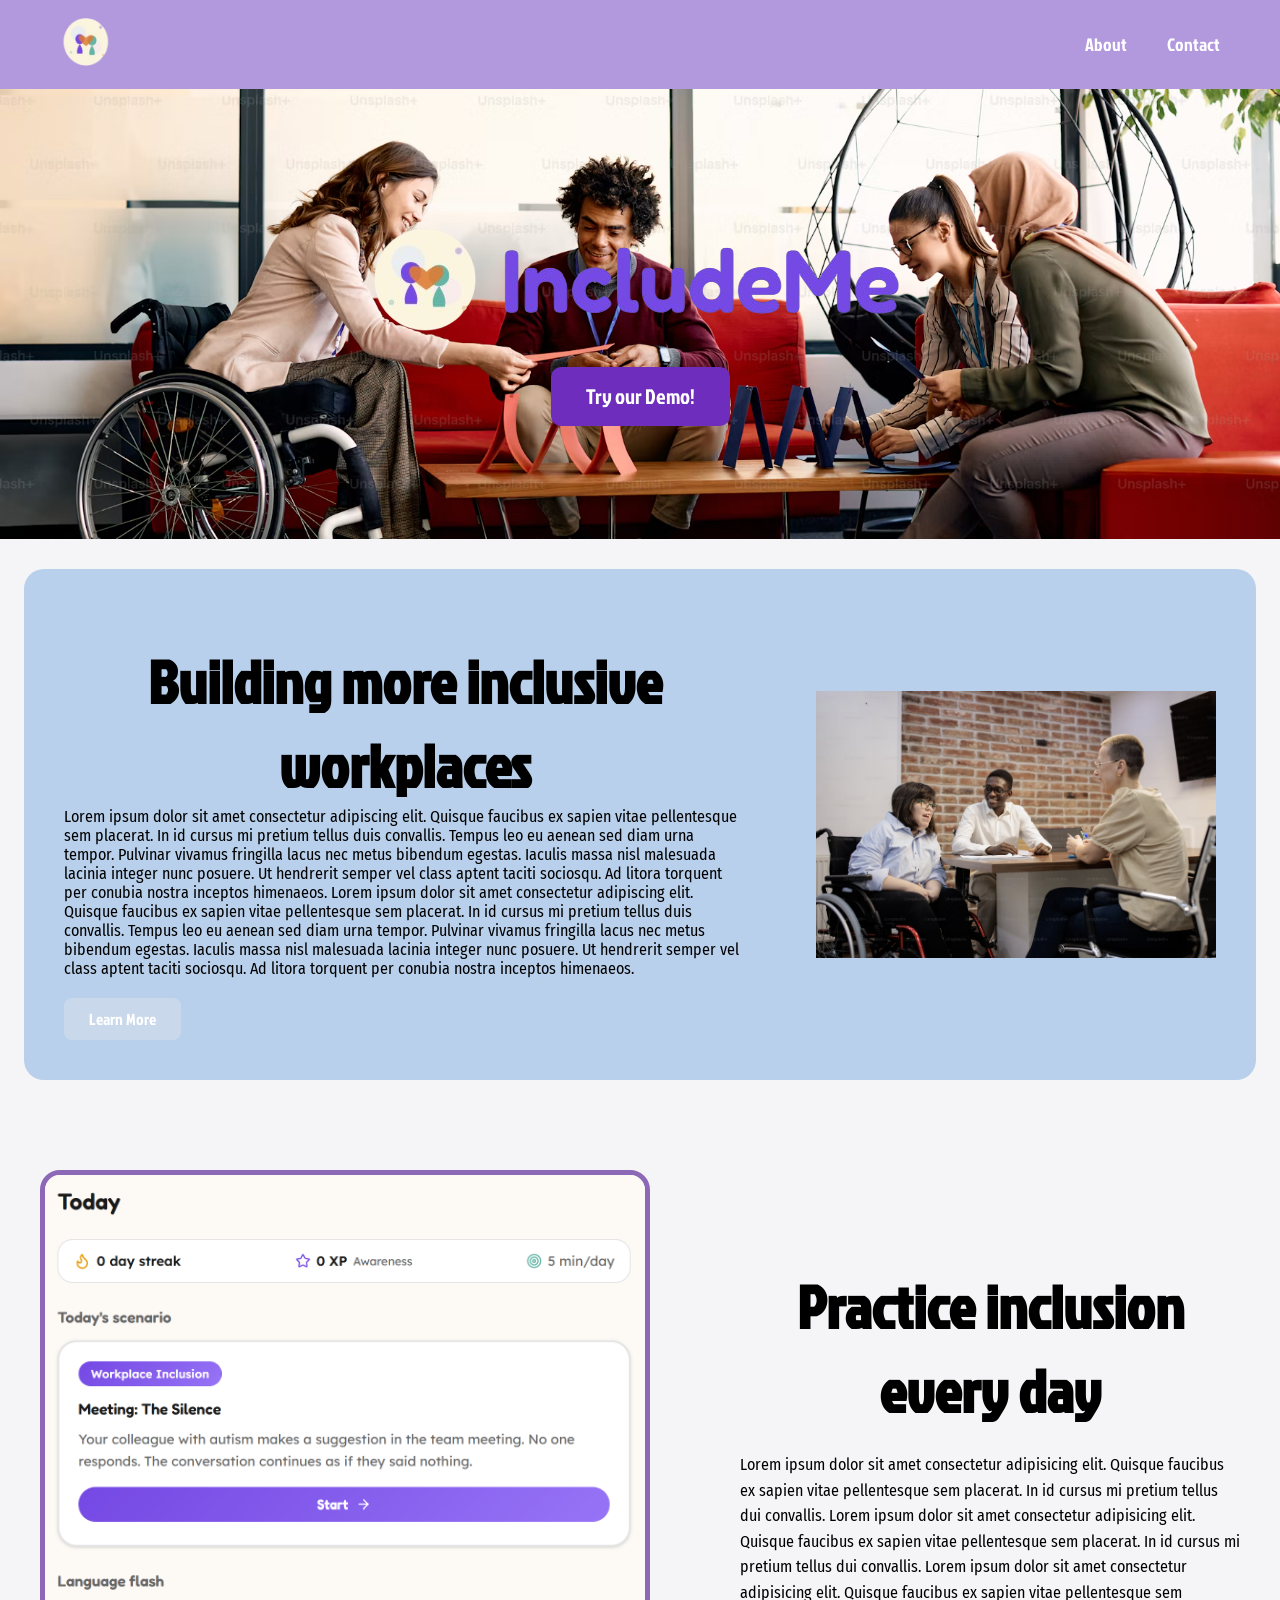
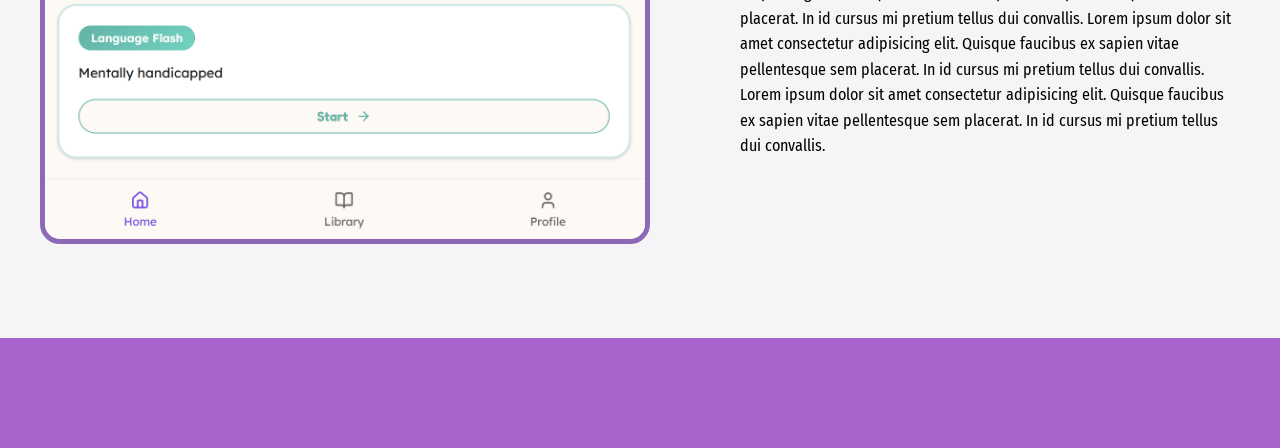
<file: BO-includeMe/index.html>
<!DOCTYPE html>
<html lang="en">

<head>
    <meta charset="UTF-8">
    <meta name="viewport" content="width=device-width, initial-scale=1.0">
    <title>includeMe</title>
    <link rel="stylesheet" href="style.css">
    <link rel="preconnect" href="https://fonts.googleapis.com">
    <link rel="preconnect" href="https://fonts.gstatic.com" crossorigin>
    <link
        href="https://fonts.googleapis.com/css2?family=DM+Serif+Text:ital@0;1&family=Fira+Sans+Condensed:ital,wght@0,100;0,200;0,300;0,400;0,500;0,600;0,700;0,800;0,900;1,100;1,200;1,300;1,400;1,500;1,600;1,700;1,800;1,900&family=Jockey+One&family=Michroma&display=swap"
        rel="stylesheet">
</head>

<body>
    <nav class="topnav">
        <a href="index.html">
            <img src="images/icon-includeMe.png" width="50px" height="50px" alt="">
        </a>
        <ul class="nav-links">
            <li><a href="#">About</a></li>
            <li><a href="#">Contact</a></li>
        </ul>
    </nav>

    <header>
        <img src="images/Logo-includeMe.png" alt="">
        <button onclick="window.location.href='qr-code-pagina/qr-code.html'">Try our Demo!</button>
    </header>
    <section class="offer-box">
        <div class="offer-content">
            <h2>Building more inclusive workplaces</h2>
            <p>
                Lorem ipsum dolor sit amet consectetur adipiscing elit. Quisque faucibus ex sapien vitae pellentesque
                sem placerat. In id cursus mi pretium tellus duis convallis. Tempus leo eu aenean sed diam urna tempor.
                Pulvinar vivamus fringilla lacus nec metus bibendum egestas. Iaculis massa nisl malesuada lacinia
                integer nunc
                posuere. Ut hendrerit semper vel class aptent taciti sociosqu. Ad litora torquent per conubia nostra
                inceptos
                himenaeos. Lorem ipsum dolor sit amet consectetur adipiscing elit. Quisque faucibus ex sapien vitae
                pellentesque
                sem placerat. In id cursus mi pretium tellus duis convallis. Tempus leo eu aenean sed diam urna tempor.
                Pulvinar vivamus fringilla lacus nec metus bibendum egestas. Iaculis massa nisl malesuada lacinia
                integer nunc
                posuere. Ut hendrerit semper vel class aptent taciti sociosqu. Ad litora torquent per conubia nostra
                inceptos
                himenaeos.
            </p>
            <button class="offer-btn">Learn More</button>
        </div>
        <div class="offer-image">
            <img src="images/offer-box-image.png" alt="Offer Image">
        </div>
    </section>
    <section class="app-section">
        <div class="app-showcase">
            <img src="images/app.png" alt="">
        </div>
        <div class="info">
            <h2>Practice inclusion every day</h2>
            <p>
                Lorem ipsum dolor sit amet consectetur adipisicing elit.
                Quisque faucibus ex sapien vitae pellentesque sem placerat.
                In id cursus mi pretium tellus dui convallis. Lorem ipsum dolor sit amet consectetur adipisicing elit.
                Quisque faucibus ex sapien vitae pellentesque sem placerat.
                In id cursus mi pretium tellus dui convallis. Lorem ipsum dolor sit amet consectetur adipisicing elit.
                Quisque faucibus ex sapien vitae pellentesque sem placerat.
                In id cursus mi pretium tellus dui convallis. Lorem ipsum dolor sit amet consectetur adipisicing elit.
                Quisque faucibus ex sapien vitae pellentesque sem placerat.
                In id cursus mi pretium tellus dui convallis. Lorem ipsum dolor sit amet consectetur adipisicing elit.
                Quisque faucibus ex sapien vitae pellentesque sem placerat.
                In id cursus mi pretium tellus dui convallis.
            </p>
        </div>
    </section>
    <footer></footer>
</body>

</html>
</file>
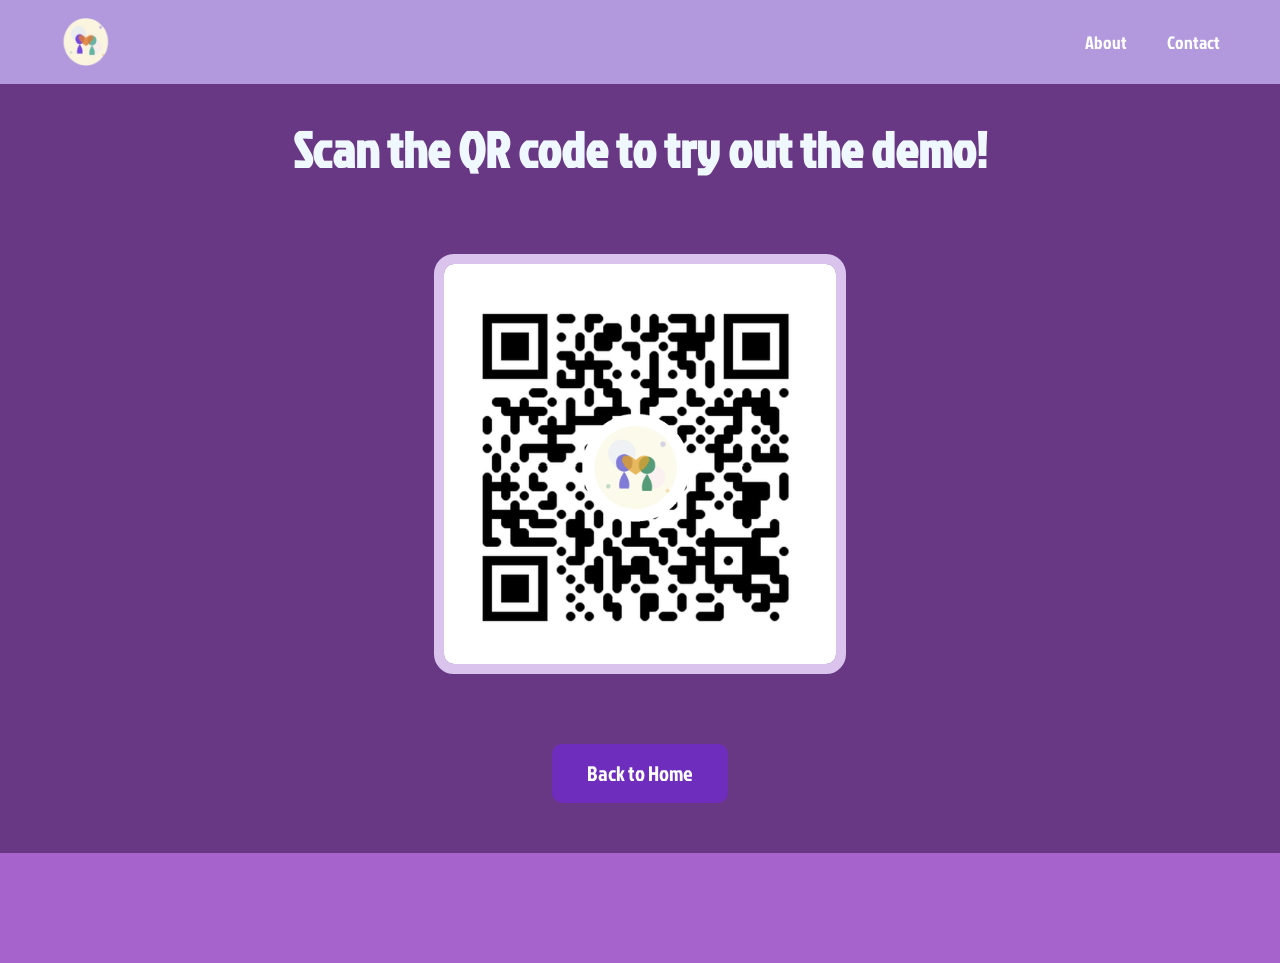
<file: BO-includeMe/qr-code-pagina/qr-code.html>
<!DOCTYPE html>
<html lang="en">
<head>
    <meta charset="UTF-8">
    <meta name="viewport" content="width=device-width, initial-scale=1.0">
    <title>qr-code</title>
    <link rel="stylesheet" href="style.css">
    <link rel="preconnect" href="https://fonts.googleapis.com">
    <link rel="preconnect" href="https://fonts.gstatic.com" crossorigin>
    <link
        href="https://fonts.googleapis.com/css2?family=DM+Serif+Text:ital@0;1&family=Fira+Sans+Condensed:ital,wght@0,100;0,200;0,300;0,400;0,500;0,600;0,700;0,800;0,900;1,100;1,200;1,300;1,400;1,500;1,600;1,700;1,800;1,900&family=Jockey+One&family=Michroma&display=swap"
        rel="stylesheet">
</head>
<body>
    <header>
        <nav class="topnav">
            <img src="../images/icon-includeMe.png" width="50px" height="50px" alt="">
            <ul class="nav-links">
                <li><a href="#">About</a></li>
                <li><a href="#">Contact</a></li>
            </ul>
        </nav>
    </header>

    <section class="qr-code">
        <h1>Scan the QR code to try out the demo!</h1>
        <img src="../images/qr-code.png" alt="">
    </section>
    <button onclick="window.location.href='../index.html'">Back to Home</button>
    <footer></footer>
</body>

</html>
</file>
<file: BO-includeMe/style.css>
* {
  padding: 0;
  margin: 0;
}

body {
  background-color: rgb(245, 244, 247);
}

p {
  font-family: "Fira Sans Condensed", sans-serif;
}

.offer-box p {
  font-family: "Fira Sans Condensed", sans-serif;
}

.info p {
  font-family: "Fira Sans Condensed", sans-serif;
}

.topnav {
  background-color: #B298DC;
  display: flex;
  justify-content: space-between;
  align-items: center;
  padding: 17px 60px;
}

.logo {
  padding: 15px 25px;
  border-radius: 10px;
  font-size: 1.2rem;
  font-weight: bold;
  border: 10px;
}

.nav-links {
  display: flex;
  gap: 40px;
  list-style: none;
  margin: 0;
  padding: 0;
  color: rgb(0, 0, 0);
  font-size: 1.1rem;
}

.nav-links a {
  text-decoration: none;
  color: rgb(255, 255, 255);
}

header {
  height: 450px;
  background-image: url("images/header-image.avif");
  background-size: cover;
  background-position: center;
  background-repeat: no-repeat;
  display: flex;
  flex-direction: column;
  justify-content: center;
  align-items: center;
  font-size: 70px;
}


button {
  background-color: #6F2DBD;
  color: rgb(255, 255, 255);
  font-size: 1.3rem;
  padding: 15px 35px;
  border-radius: 10px;
  cursor: pointer;
  margin-top: 20px;
  font-family: "Jockey One", sans-serif;
  font-weight: 400;
  font-style: normal;
  border: none;
}

button:hover {
  background-color: #B298DC;
}


footer {
  background-color: #A663CC;
  height: 110px;
  text-align: center;
  color: rgb(0, 0, 0);
  display: flex;
  align-items: center;
  justify-content: center;
}


h2 {
  text-align: center;
  font-size: 60px;
  font-weight: 700;
  margin-top: 30px;
  color: rgb(0, 0, 0);
}

.offer-box {
  width: 90%;
  max-width: 1400px;
  margin: 30px auto;
  padding: 40px;
  background: #B8D0EB;
  border-radius: 20px;
  display: flex;
  align-items: center;
  gap: 50px;
  font-family: "Jockey One", sans-serif;
}

.info-box-offer {
  text-align: left;
}

.offer-box img {
  width: 400px;
  float: right;
  margin-left: 20px;
  height: auto;
}

.offer-btn {
  background: #c9d9eb;
  color: white;
  padding: 10px 25px;
  border-radius: 8px;
  cursor: pointer;
  font-size: 16px;
  border: none;
}

.offer-btn:hover {
  background: #fff;
  border: 1.5px solid #9abbe0;
  color: #7288a0;
}

nav {
  font-family: "Jockey One", sans-serif;
}

.app-section {
  display: flex;
  justify-content: space-between;
  align-items: center;

  max-width: 1200px;
  margin: 50px auto;
  padding: 40px;
}

.app-showcase {
  width: 70%;
  height: auto;
}

.app-showcase img {
  width: 100%;
  max-width: 600px;
  height: auto;
  border: 5px solid #8d68b7;
  border-radius: 20px;
}

.info {
  width: 50%;
  text-align: left;
  font-family: "Jockey One", sans-serif;
}

.info h2 {
  margin-bottom: 20px;
}

.info p {
  line-height: 1.6;
  margin-bottom: 25px;
}
</file>
<file: BO-includeMe/qr-code-pagina/style.css>
* {
  padding: 0;
  margin: 0;
}

body {
  background-color: rgb(105, 56, 133);
}

h1 {
  color: aliceblue;
  text-align: center;
  font-family: "Jockey One", sans-serif;
  font-size: 50px;
  margin-top: 30px;
}

.topnav {
  background-color: #B298DC;
  display: flex;
  justify-content: space-between;
  align-items: center;
  padding: 17px 60px;
}

.logo {
  padding: 15px 25px;
  border-radius: 10px;
  font-size: 1.2rem;
  font-weight: bold;
  border: 10px;
}

.nav-links {
  display: flex;
  gap: 40px;
  list-style: none;
  margin: 0;
  padding: 0;
  color: rgb(0, 0, 0);
  font-size: 1.1rem;
  font-family: "Jockey One", sans-serif;
}

.nav-links a {
  text-decoration: none;
  color: rgb(255, 255, 255);
  font-family: "Jockey One", sans-serif;
}

.qr-code img {
    display: block;
    margin: 70px auto;
    max-width: 100%;
    height: auto;
    border-radius: 20px;
    border: 10px solid #dac4ed;
}

button {
  background-color: #6F2DBD;
  color: rgb(255, 255, 255);
  font-size: 1.3rem;
  padding: 15px 35px;
  border-radius: 10px;
  cursor: pointer;
  margin-top: 20px;
  font-family: "Jockey One", sans-serif;
  font-weight: 400;
  font-style: normal;
  border: none;
  display: block;
  margin: 50px auto;
}

button:hover {
  background-color: #B298DC;
}

footer {
  background-color: #A663CC;
  height: 110px;
  text-align: center;
  color: rgb(0, 0, 0);
  display: flex;
  align-items: center;
  justify-content: center;
}
</file>
